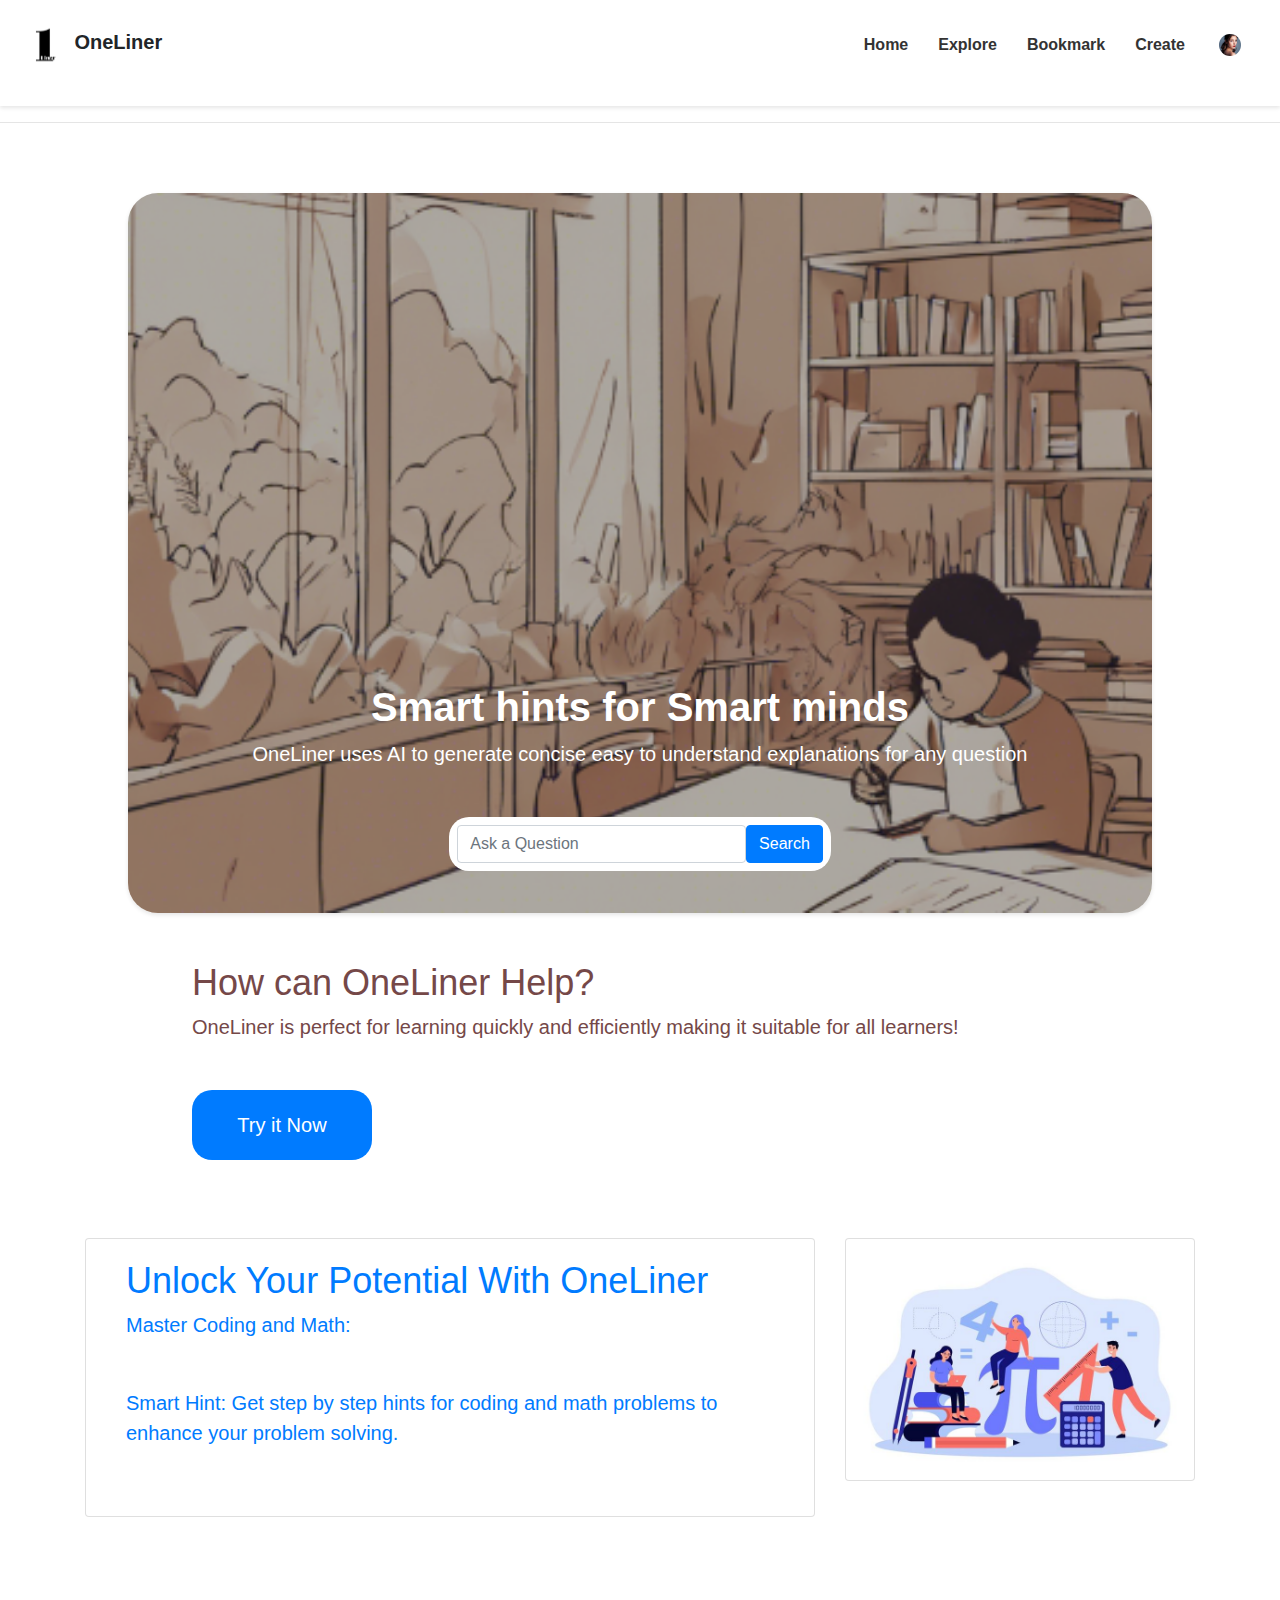
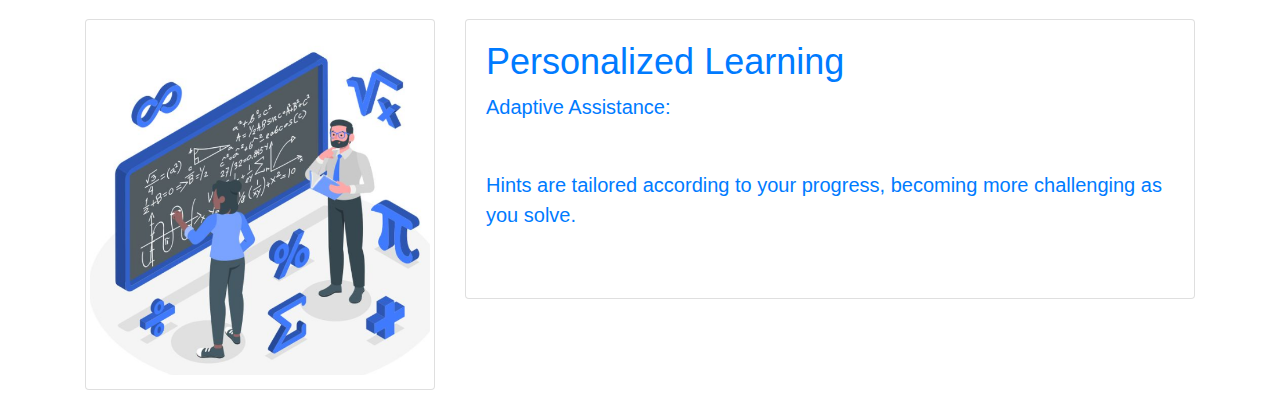
<file: templates/landing1.html>
<!DOCTYPE html>
<html lang="en">
<head>
    <meta charset="UTF-8">
    <meta name="viewport" content="width=device-width, initial-scale=1.0">
    <title>Oneliner</title>
    <link rel="stylesheet" href="../static/landing1.css">
    <link rel="stylesheet" href="https://cdnjs.cloudflare.com/ajax/libs/font-awesome/6.0.0-beta3/css/all.min.css">
    <link rel="stylesheet" href="https://stackpath.bootstrapcdn.com/bootstrap/4.5.2/css/bootstrap.min.css">
</head>
<body>
    <header>
        <nav>
          <ul class="nav-links" style="display:flex; justify-content:space-between;">
            <div class="logo">
              <img src="../static/Assets/Screenshot_1.png" alt="logo"/>
              <span class="name">OneLiner</span>
            </div>
            
            <div class="flexing">
              <li><a href="/">Home</a></li>
              <li><a href="/index">Explore</a></li>
              <li><a href="#">Bookmark</a></li>
              <li><a href="#">Create</a></li>
              <li class="profile-pic"><img src="../static/Assets/profile.png" alt="Profile" /></li>
            </div>
          </ul>
        </nav>
      </header>
    <div class="outer">
        <hr style="color: lightslategray; width: 100%; margin-bottom: 70px;">
        <header class="header">
            <div class="container text-center">
                <h1 style="font-weight: 900;"> Smart hints for Smart minds</h1>
                <p> OneLiner uses AI to generate concise easy to understand explanations for any question</p>
                <div class="search-bar">
                    <input type="text" class="form-control" placeholder="Ask a Question">
                   <button class="btn btn-primary">Search</button>
                </div>
            </div>
        </header>
    </div>
    <section class="abt pt-5" style="display: flex; align-items: baseline; flex-direction: column;padding-left: 15%;">
        <h1 class="text-center" style="font-size: 36px;">How can OneLiner Help?</h1>
        <p class="text-center"> OneLiner is perfect for learning quickly and efficiently making it suitable for all learners!</p>
        <div class="text-center">
         <a href="/index">   <button class="bton btn-primary">Try it Now</button></a>
        </div>
    </section>
    <section class="image-grid container mt-5">
        <div class="row">
            <div class="col-md-8 mb-4">
                <div class="card">
                    <div class="card-body" style="padding-left: 40px;">
                        <h1 style="font-size: 36px; text-transform: capitalize; ">Unlock your potential with OneLiner</h1>
                        <p>Master Coding and Math:</p>
                        <p>Smart Hint: Get step by step hints for coding and math problems to enhance your problem solving.</p>
                    </div>
                </div>
            </div>  
            <div class="col-md-4 mb-4">
                <div class="card">
                    <img src="../static/Assets/g1.PNG" class="card-img-top" style="border: none; border-radius: 20px; width: 100%;">
                </div>
            </div>
        </div>
    </section>
    <section class="image-grid container mt-5">
        <div class="row">
            <div class="col-md-4 mb-4">
                <div class="card">
                    <img src="../static/Assets/g3.PNG" class="card-img-top" style="border: none; border-radius: 20px; width: 100%;">
                </div>
            </div>
            <div class="col-md-8 mb-4">
                <div class="card">
                    <div class="card-body">
                        <h1 style="font-size: 36px; text-transform: capitalize;">personalized learning</h1>
                        <p>Adaptive Assistance:</p>
                        <p>Hints are tailored according to your progress, becoming more challenging as you solve.</p>
                    </div>
                </div>
            </div>
        </div>
    </section>
    <script src="../static/landing1.js"></script>
</body>
</html>
</file>
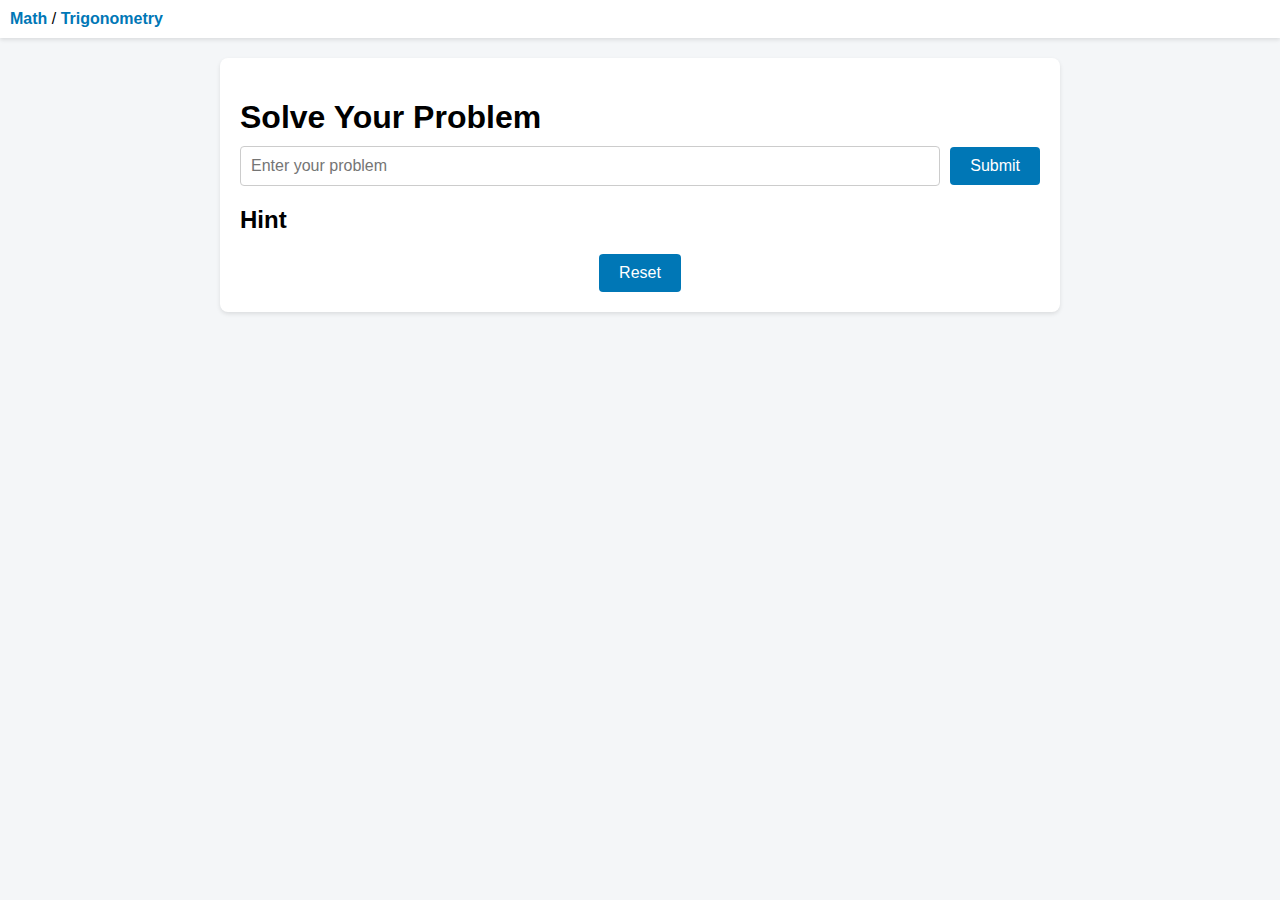
<file: templates/output.html>
<!DOCTYPE html>
<html lang="en">
<head>
    <meta charset="UTF-8">
    <meta name="viewport" content="width=device-width, initial-scale=1.0">
    <title>OneLiner - Output</title>
    <link rel="stylesheet" href="../static/output.css">
</head>
<body>
    <header>
        <nav>
            <a href="#">Math</a> / <a href="#">Trigonometry</a>
        </nav>
    </header>

    <main role="main">
        <section class="content">
            <h1>Solve Your Problem</h1>
            <div id="current-problem"></div>

            <div class="answer-section">
                <input type="text" class="answer-input" placeholder="Enter your problem">
                <button class="submit-btn">Submit</button>
            </div>

            <div class="hint-section">
                <h2>Hint</h2>
                <div id="loader" class="loader" style="display: none;">
                    <div class="loading-icon">
                        <div></div><div></div><div></div><div></div>
                    </div>
                </div>
                <ul class="hint-list"></ul>
            </div>

            <button class="reset-btn">Reset</button>
        </section>
    </main>

    <script src="../static/output.js"></script>
</body>
</html>
</file>
<file: static/landing1.css>
body {
    font-family: Arial, Helvetica, sans-serif;
}

* {
    margin: 0;
    padding: 0;
    box-sizing: border-box;
}

#logo {
    border: none;
    height: 80px;
}

.navbar {
    background-color: white;
    padding: 10px 20px;
}

#sb {
    background-color: rgb(243, 240, 240);
    color: black;
    border-radius: 5px;
    margin-top: 10px;
}

.icon-container {
    display: flex;
    align-items: center;
    margin-left: 20px;
}

.icon {
    width: 40px;
    height: 40px;
    background-color: rgb(243, 240, 240);
    border: 1px solid #ccc;
    display: flex;
    align-items: center;
    justify-content: center;
    border-radius: 50%;
    margin-right: 10px;
    color: black;
    font-size: 18px;
}

.profile-img {
    width: 40px;
    height: 40px;
    border-radius: 50%;
    cursor: pointer;
}

.outer {
    display: flex;
    justify-content: center;
    align-items: center;
    flex-direction: column;
}

.header {
    background: url('./Assets/landing.PNG') no-repeat center center;
    background-size: cover;
    border-radius: 30px;
    height: 80vh;
    width: 80%;
    color: white;
    display: flex;
    align-items: flex-end;
    justify-content: flex-start;
    position: relative;
    background-position: center;
}

.header::before {
    content: "";
    position: absolute;
    border-radius: 30px;
    top: 0;
    left: 0;
    width: 100%;
    height: 100%;
    background-color: rgba(0, 0, 0, 0.3);
    z-index: 1;
}

.header > * {
    position: relative;
    z-index: 2;
}
header {
    background-color: #fff;
    padding: 10px 20px;
    box-shadow: 0 2px 4px rgba(0, 0, 0, 0.1);
}

.nav-links .flexing{
    list-style: none;
    display: flex;
    align-items: center;
    justify-content: flex-end;
}
.nav-links .logo  img{
    margin-left: 0px;
    height: 50px;
    width: 50px;
    justify-self: start;

}
.nav-links .logo .name{
    font-size: 20px;
    font-weight: 900;
    
}
.nav-links li {
    margin: 0 15px;
}

.nav-links a {
    text-decoration: none;
    color: #333;
    font-weight: bold;
}

.profile-pic img {
    width: 30px;
    height: 30px;
    border-radius: 50%;
}

h1 {
    font-size: 3rem;
    font-weight: 900;
}

p {
    font-size: 20px;
    font-weight: 400;
    text-transform: inherit;
    padding-bottom: 2rem;
}

.search-bar {
    display: flex;
    align-items: baseline;
    justify-content: flex-start;
    width: 40%;
    margin: 0 auto;
    padding: 8px;
    border-radius: 20px;
    background-color: #ffffff;
    margin-bottom: 2rem;
}

.form-control {
    flex-grow: 1;
    border: none;
    padding: 15px 20px;
    font-size: 16px;
    outline: none;
}

.btn {
    border: none;
    background-color: #007bff;
    color: #ffffff;
    border-radius: 10px;
    padding: 15px 30px;
    font-size: 16px;
    cursor: pointer;
    transition: background-color 0.3s ease;
}

.bton {
    border: none;
    background-color: #007bff;
    color: #ffffff;
    border-radius: 10px;
    padding: 15px 30px;
    font-size: 20px;
    cursor: pointer;
    transition: background-color 0.3s ease;
    height: 70px;
    width: 180px;
    border-radius: 20px;
}

.btn:hover,
.bton:hover {
    background-color: #0056b3;
}

img {
    max-width: 100%;
    height: auto;
    padding: 4px;
    border-radius: 5px;
    margin: 10px 0;
}

.abt {
    color: rgb(117, 72, 72);
}

.image-grid {
    padding-top: 30px;
    display: flex;
    flex-direction: row;
    justify-content: space-evenly;
    align-items: center;
    color: #007bff;
}

.card-img-top {
    border: none;
    border-radius: 20px;
}
</file>
<file: static/output.css>
body {
    font-family: Arial, sans-serif;
    margin: 0;
    padding: 0;
    background-color: #f4f6f8;
}

header nav {
    background-color: #fff;
    padding: 10px;
    box-shadow: 0 2px 4px rgba(0, 0, 0, 0.1);
    text-align: left;
}

header nav a {
    text-decoration: none;
    color: #0077b6;
    font-weight: bold;
}

main .content {
    max-width: 800px;
    margin: 20px auto;
    padding: 20px;
    background-color: #fff;
    box-shadow: 0 2px 4px rgba(0, 0, 0, 0.1);
    border-radius: 8px;
}

h1 {
    font-size: 2rem;
    margin-bottom: 10px;
}

p {
    font-size: 1rem;
    color: #555;
}

.answer-section {
    display: flex;
    align-items: center;
    margin-bottom: 20px;
}

.answer-input {
    flex: 1;
    padding: 10px;
    font-size: 1rem;
    border: 1px solid #ccc;
    border-radius: 4px;
    margin-right: 10px;
    box-sizing: border-box;
}

.submit-btn {
    padding: 10px 20px;
    font-size: 1rem;
    background-color: #0077b6;
    color: #fff;
    border: none;
    border-radius: 4px;
    cursor: pointer;
}

.hint-section {
    margin-bottom: 20px;
}

.hint-list {
    list-style: none;
    padding: 0;
    margin: 0;
}

.hint-list li {
    display: flex;
    align-items: center;
    justify-content: space-between;
    padding: 10px;
    border: 1px solid #ccc;
    border-radius: 4px;
    margin-bottom: 10px;
    background-color: #f9f9f9;
}

.hint-level {
    font-weight: bold;
    margin-right: 10px;
}

.hint-desc {
    flex: 1;
}

.unlock-btn {
    padding: 5px 10px;
    font-size: 0.9rem;
    background-color: #0077b6;
    color: #fff;
    border: none;
    border-radius: 4px;
    cursor: pointer;
}

.reset-btn {
    padding: 10px 20px;
    font-size: 1rem;
    background-color: #0077b6;
    color: #fff;
    border: none;
    border-radius: 4px;
    cursor: pointer;
    display: block;
    margin: 20px auto 0;
}

@media (max-width: 600px) {
    h1 {
        font-size: 1.5rem;
    }

    .answer-section {
        flex-direction: column;
    }

    .submit-btn {
        width: 100%;
        margin-top: 10px;
    }

    .reset-btn {
        width: 100%;
    }
}

.loader {
    display: flex;
    justify-content: center;
    align-items: center;
    height: 100px;
}

.loading-icon {
    display: inline-block;
    position: relative;
    width: 80px;
    height: 80px;
}

.loading-icon div {
    box-sizing: border-box;
    display: block;
    position: absolute;
    width: 64px;
    height: 64px;
    margin: 8px;
    border: 8px solid #3498db;
    border-radius: 50%;
    animation: loading-icon 1.2s cubic-bezier(0.5, 0, 0.5, 1) infinite;
    border-color: #3498db transparent transparent transparent;
}

.loading-icon div:nth-child(1) {
    animation-delay: -0.45s;
}

.loading-icon div:nth-child(2) {
    animation-delay: -0.3s;
}

.loading-icon div:nth-child(3) {
    animation-delay: -0.15s;
}

@keyframes loading-icon {
    0% {
        transform: rotate(0deg);
    }
    100% {
        transform: rotate(360deg);
    }
}
</file>
